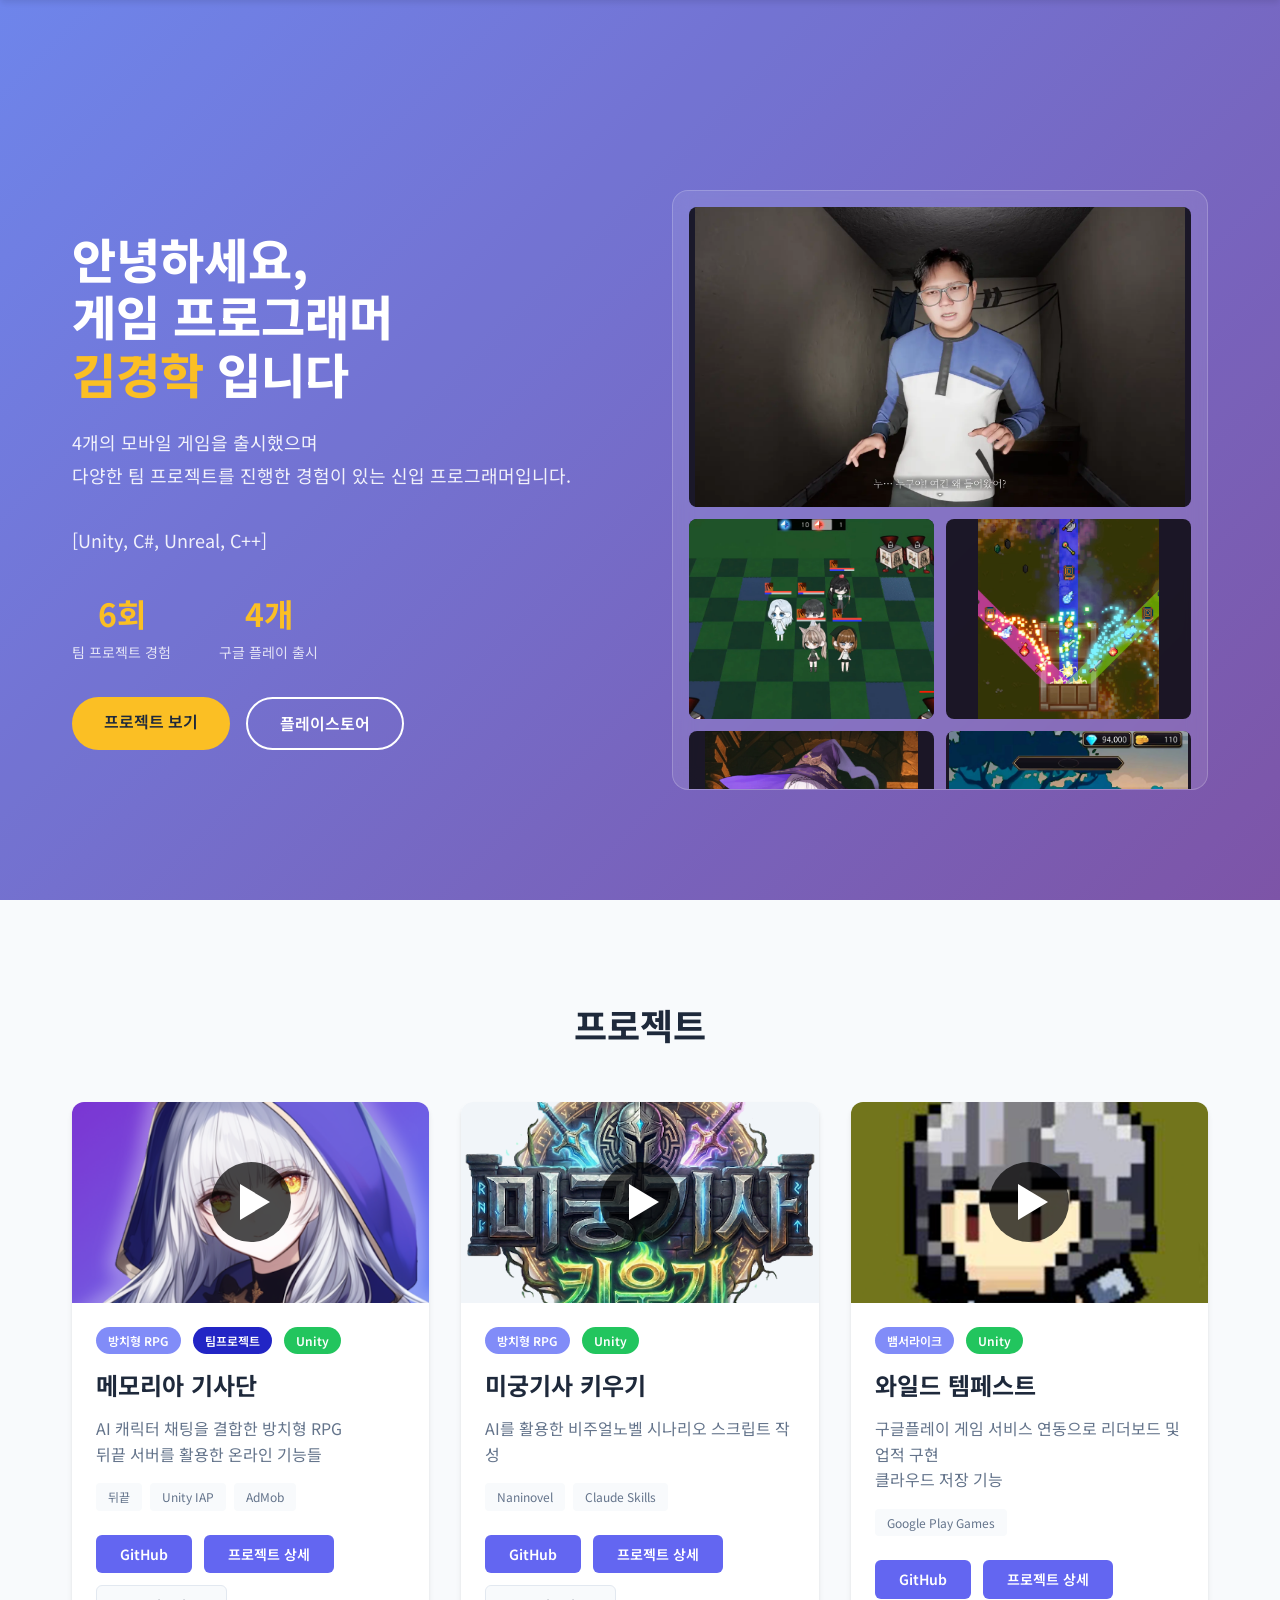
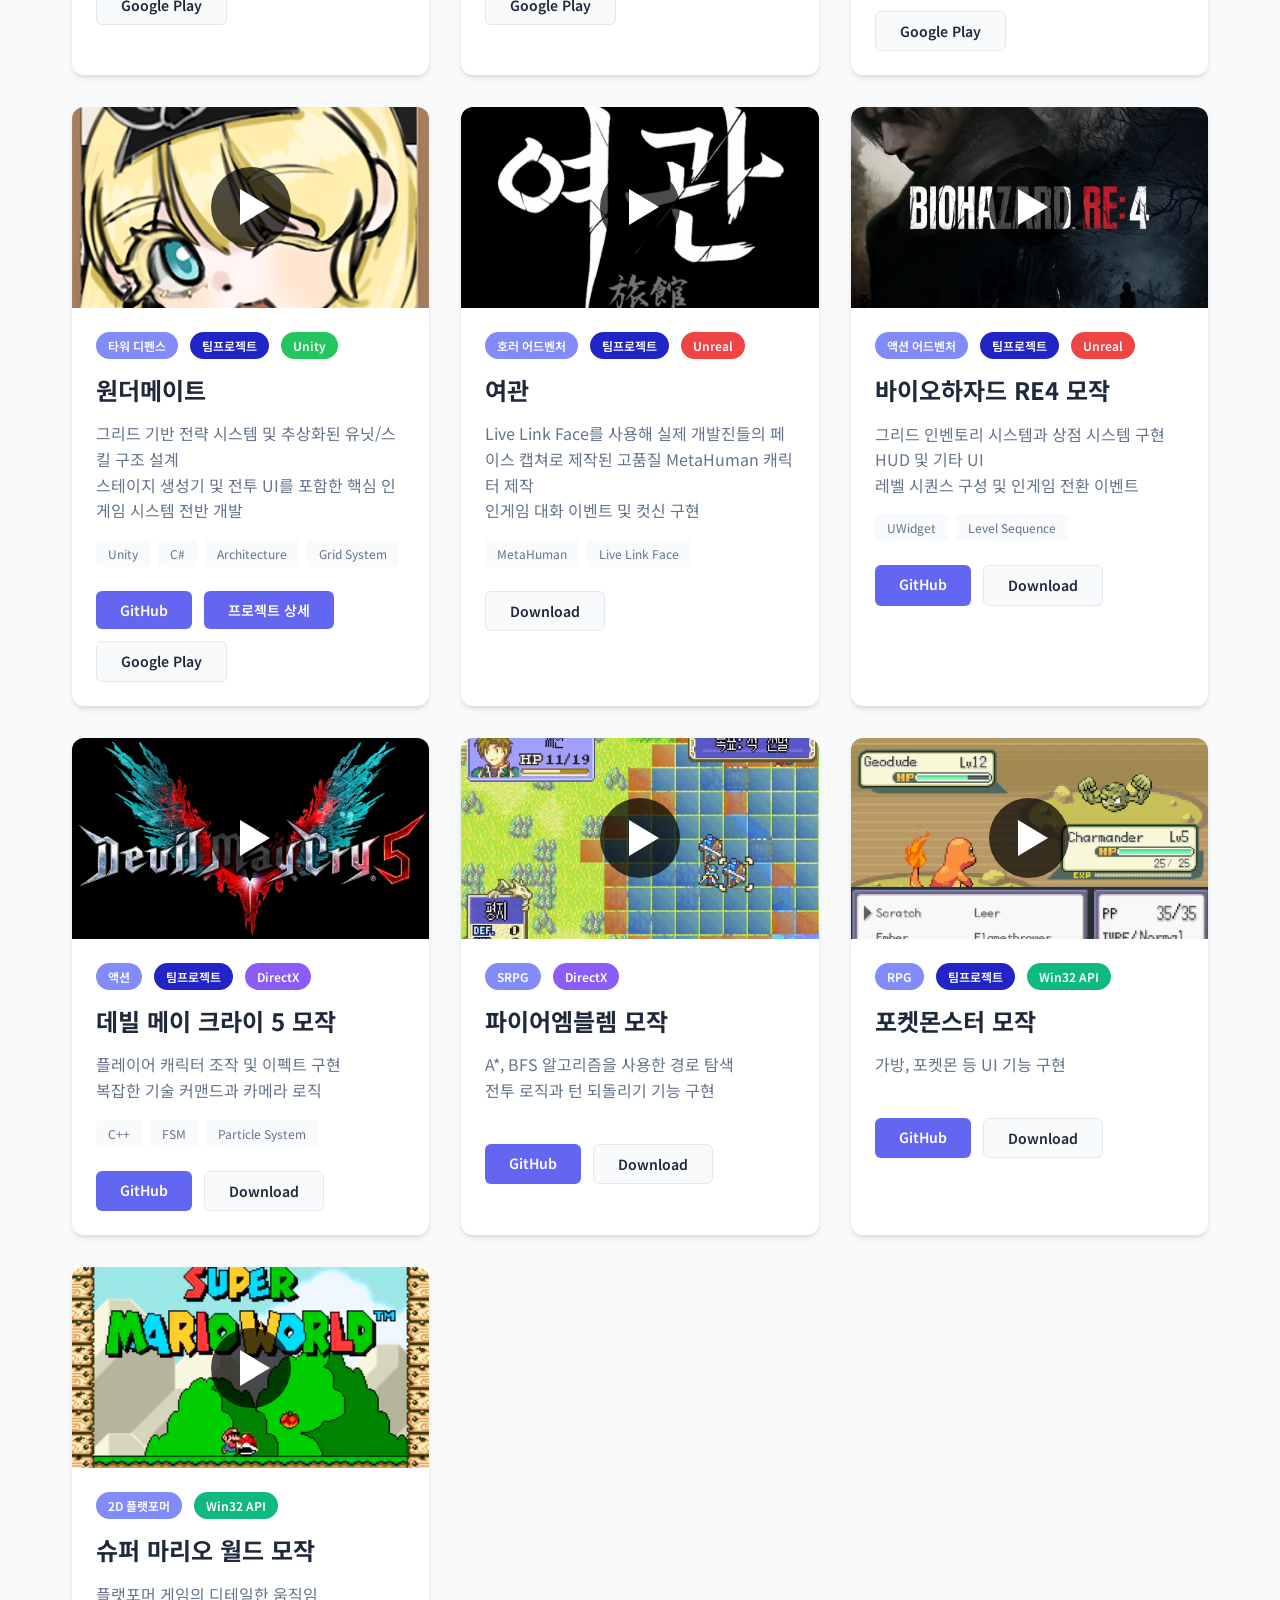
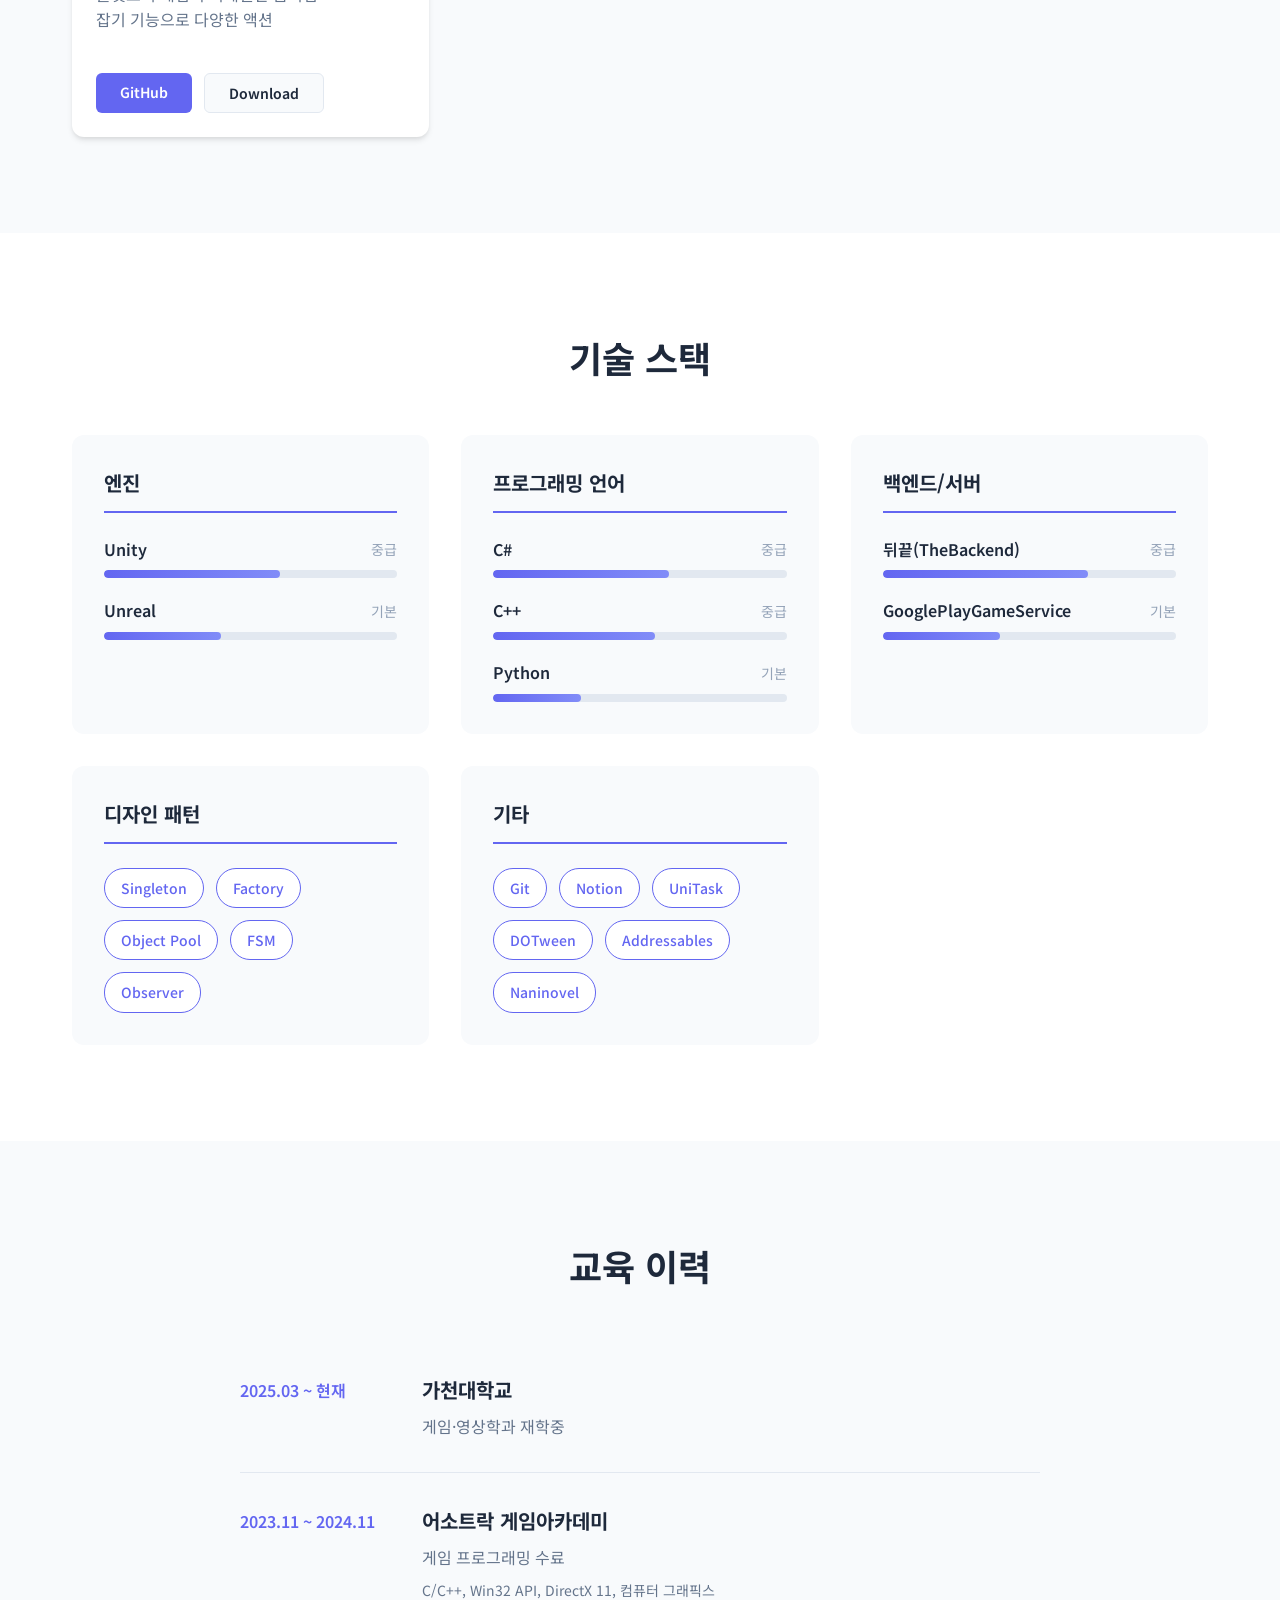
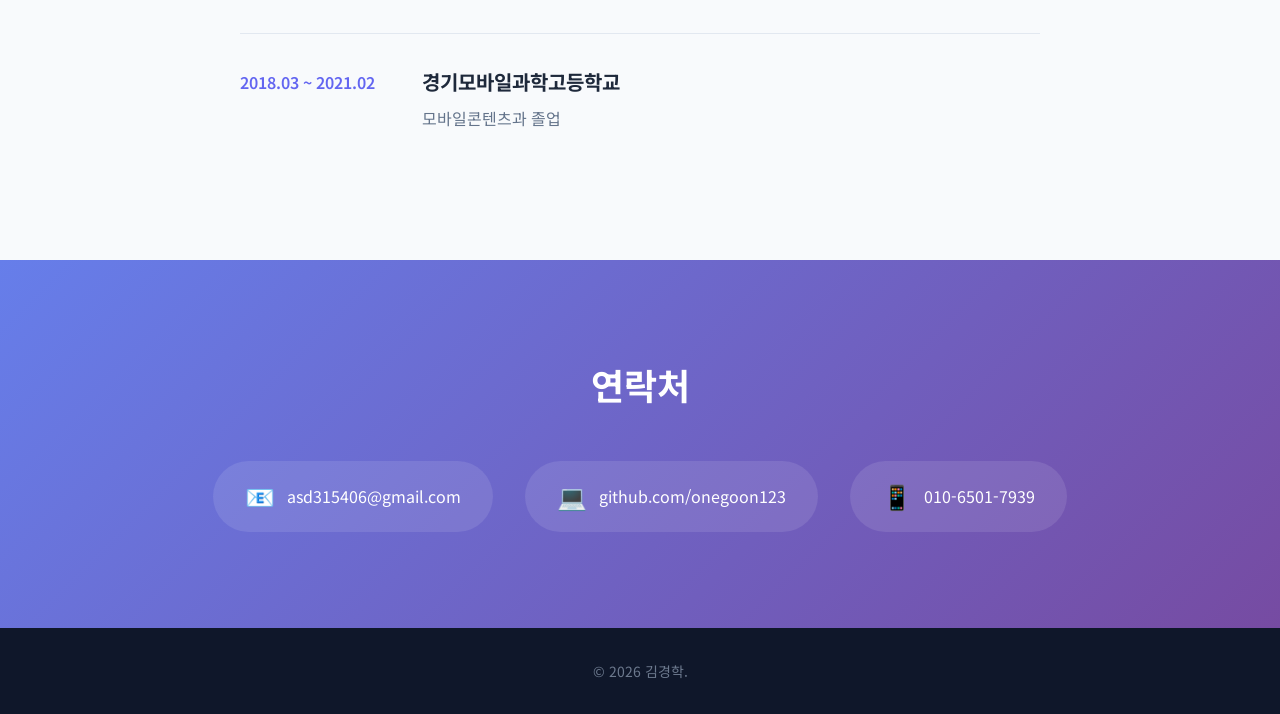
<file: index.html>
<!DOCTYPE html>
<html lang="ko">

<head>
    <meta charset="UTF-8">
    <meta name="viewport" content="width=device-width, initial-scale=1.0">
    <title>김경학 - 게임 프로그래머 포트폴리오</title>

    <!-- SEO Meta Tags -->
    <meta name="description"
        content="신입 게임 프로그래머 김경학의 포트폴리오 페이지입니다. 잘부탁드립니다.">
    <meta name="keywords" content="게임 프로그래머, 유니티, Unity, C#, 게임 개발">
    <meta name="author" content="김경학">
    <meta name="robots" content="index, follow">
    <meta name="theme-color" content="#6366f1">

    <!-- Open Graph / Facebook / KakaoTalk -->
    <meta property="og:type" content="website">
    <meta property="og:site_name" content="김경학 포트폴리오">
    <meta property="og:title" content="김경학 - 게임 프로그래머 포트폴리오">
    <meta property="og:description"
        content="신입 게임 프로그래머 김경학의 포트폴리오 페이지입니다. 잘부탁드립니다.">
    <meta property="og:url" content="https://onegoon123.github.io/portfolio/">
    <meta property="og:image" content="./Images/metaimage.webp">
    <meta property="og:image:alt" content="김경학 게임 프로그래머 포트폴리오">
    <meta property="og:image:width" content="1200">
    <meta property="og:image:height" content="630">
    <meta property="og:locale" content="ko_KR">

    <!-- Twitter -->
    <meta name="twitter:card" content="summary_large_image">
    <meta name="twitter:title" content="김경학 - 게임 프로그래머 포트폴리오">
    <meta name="twitter:description"
        content="신입 게임 프로그래머 김경학의 포트폴리오 페이지입니다. 잘부탁드립니다.">
    <meta name="twitter:image" content="./Images/metaimage.webp">

    <!-- Canonical URL -->
    <link rel="canonical" href="https://onegoon123.github.io/portfolio/">

    <!-- Preconnect -->
    <link rel="preconnect" href="https://fonts.googleapis.com">
    <link rel="preconnect" href="https://fonts.gstatic.com" crossorigin>
    <link href="https://fonts.googleapis.com/css2?family=Noto+Sans+KR:wght@300;400;500;600;700;800&display=swap"
        rel="stylesheet">

    <link rel="stylesheet" href="css/style.css">
</head>

<body>
    <!-- Navigation -->
    <nav class="navbar">
        <div class="container">
            <a href="#" class="logo">김경학 Portfolio</a>
            <div class="nav-menu" id="navMenu">
                <a href="#about" class="nav-link">소개</a>
                <div class="nav-item dropdown">
                    <a href="#" class="nav-link dropdown-toggle">프로젝트</a>
                    <div class="dropdown-menu">
                        <a href="메모리아기사단_상세.html" class="dropdown-item">메모리아 기사단</a>
                        <a href="미궁기사키우기_상세.html" class="dropdown-item">미궁기사 키우기</a>
                        <a href="와일드템페스트_상세.html" class="dropdown-item">와일드 템페스트</a>
                        <a href="원더메이트_상세.html" class="dropdown-item">원더메이트</a>
                    </div>
                </div>
                <a href="#skills" class="nav-link">기술 스택</a>
                <a href="#contact" class="nav-link">연락처</a>
            </div>
            <button class="hamburger" id="hamburger">
                <span></span>
                <span></span>
                <span></span>
            </button>
        </div>
    </nav>

    <!-- Hero Section -->
    <section class="hero" id="about">
        <div class="container">
            <div class="hero-content">
                <div class="hero-text">
                    <h1>안녕하세요,<br>게임 프로그래머<br><span class="highlight">김경학</span> 입니다</h1>
                    <p class="hero-subtitle">4개의 모바일 게임을 출시했으며 <br>다양한 팀 프로젝트를 진행한 경험이 있는 신입 프로그래머입니다.<br><br>[Unity, C#, Unreal, C++]</p>
                    <div class="hero-stats">
                        <div class="stat-item">
                            <span class="stat-number">6회</span>
                            <span class="stat-label">팀 프로젝트 경험</span>
                        </div>
                        <div class="stat-item">
                            <span class="stat-number">4개</span>
                            <span class="stat-label">구글 플레이 출시</span>
                        </div>
                    </div>
                    <div class="hero-buttons">
                        <a href="#projects" class="btn btn-primary">프로젝트 보기</a>
                        <a href="https://play.google.com/store/apps/developer?id=KH%EA%B2%8C%EC%9E%84&hl=ko"
                            class="btn btn-outline" target="_blank" rel="noopener">플레이스토어</a>
                    </div>
                </div>
                <div class="hero-image">
                    <div class="screenshot-gallery">
                        <div class="screenshot-item" data-src="./Images/스크린샷1.webp">
                            <img src="./Images/스크린샷1.webp" alt="게임 스크린샷 1" class="screenshot">
                            <div class="screenshot-description">
                                <div class="screenshot-title">여관</div>
                                <div class="screenshot-desc">페이스 캡쳐로 제작한 메타휴먼 캐릭터</div>
                            </div>
                        </div>
                        <div class="screenshot-item" data-src="./Images/스크린샷2.webp">
                            <img src="./Images/스크린샷2.webp" alt="게임 스크린샷 2" class="screenshot">
                            <div class="screenshot-description">
                                <div class="screenshot-title">원더메이트</div>
                                <div class="screenshot-desc">타워 디펜스</div>
                            </div>
                        </div>
                        <div class="screenshot-item" data-src="./Images/스크린샷3.webp">
                            <img src="./Images/스크린샷3.webp" alt="게임 스크린샷 3" class="screenshot">
                            <div class="screenshot-description">
                                <div class="screenshot-title">와일드 템페스트</div>
                                <div class="screenshot-desc">뱀서라이크 보물상자 연출</div>
                            </div>
                        </div>
                        <div class="screenshot-item" data-src="./Images/스크린샷4.webp">
                            <img src="./Images/스크린샷4.webp" alt="게임 스크린샷 4" class="screenshot">
                            <div class="screenshot-description">
                                <div class="screenshot-title">미궁기사 키우기</div>
                                <div class="screenshot-desc">AI 활용 비주얼노벨 스크립트</div>
                            </div>
                        </div>
                        <div class="screenshot-item" data-src="./Images/스크린샷5.webp">
                            <img src="./Images/스크린샷5.webp" alt="게임 스크린샷 5" class="screenshot">
                            <div class="screenshot-description">
                                <div class="screenshot-title">메모리아 기사단</div>
                                <div class="screenshot-desc">방치형 RPG</div>
                            </div>
                        </div>
                        <div class="screenshot-item" data-src="./Images/스크린샷6.webp">
                            <img src="./Images/스크린샷6.webp" alt="게임 스크린샷 6" class="screenshot">
                            <div class="screenshot-description">
                                <div class="screenshot-title">메모리아 기사단</div>
                                <div class="screenshot-desc">LLM 캐릭터 채팅</div>
                            </div>
                        </div>
                        <div class="screenshot-item" data-src="./Images/스크린샷7.webp">
                            <img src="./Images/스크린샷7.webp" alt="게임 스크린샷 7" class="screenshot">
                            <div class="screenshot-description">
                                <div class="screenshot-title">DMC5 모작</div>
                                <div class="screenshot-desc">3D 액션</div>
                            </div>
                        </div>
                        <div class="screenshot-item" data-src="./Images/스크린샷8.webp">
                            <img src="./Images/스크린샷8.webp" alt="게임 스크린샷 8" class="screenshot">
                            <div class="screenshot-description">
                                <div class="screenshot-title">바이오하자드 RE4 모작</div>
                                <div class="screenshot-desc">그리드 인벤토리 시스템</div>
                            </div>
                        </div>
                        <div class="screenshot-item" data-src="./Images/스크린샷9.webp">
                            <img src="./Images/스크린샷9.webp" alt="게임 스크린샷 9" class="screenshot">
                            <div class="screenshot-description">
                                <div class="screenshot-title">바이오하자드 RE4 모작</div>
                                <div class="screenshot-desc">상점</div>
                            </div>
                        </div>
                    </div>
                </div>

                <!-- Image Modal -->
                <div id="imageModal" class="image-modal">
                    <span class="modal-close">&times;</span>
                    <img class="modal-content" id="modalImage">
                </div>
            </div>
        </div>
    </section>

    <!-- Projects Section -->
    <section class="projects" id="projects">
        <div class="container">
            <h2 class="section-title">프로젝트</h2>
            <div class="project-grid">

                <!-- Project 1 -->
                <div class="project-card">
                    <div class="project-image">
                        <a href="https://youtube.com/shorts/ODL8KZSSxWY?feature=share" class="video-thumbnail"
                            target="_blank" rel="noopener">
                            <img src="./Images/메모리아기사단.webp" alt="메모리아 기사단 게임플레이 영상">
                            <div class="play-icon"></div>
                        </a>
                    </div>
                    <div class="project-content">
                        <span class="project-tag">방치형 RPG</span>
                        <span class="teamproject-tag">팀프로젝트</span>
                        <span class="engine-tag unity">Unity</span>
                        <h3 class="project-title">메모리아 기사단</h3>
                        <p class="project-description">AI 캐릭터 채팅을 결합한 방치형 RPG<br>뒤끝 서버를 활용한 온라인 기능들</p>
                        <div class="project-tech">
                            <span>뒤끝</span>
                            <span>Unity IAP</span>
                            <span>AdMob</span>
                        </div>
                        <div class="project-links">
                            <a href="https://github.com/onegoon123/MemoriaKnights" class="project-link" target="_blank"
                                rel="noopener">GitHub</a>
                            <a href="메모리아기사단_상세.html" class="project-link" target="_blank" rel="noopener">프로젝트 상세</a>
                            <a href="https://play.google.com/store/apps/details?id=com.WIG.ProjectWIG&pcampaignid=web_share"
                                class="project-link demo" target="_blank" rel="noopener">Google Play</a>
                        </div>
                    </div>
                </div>

                <!-- Project 2 -->
                <div class="project-card">
                    <div class="project-image">
                        <a href="https://youtu.be/R8dcmggL7q8?si=8H-XpV94zPBIIrs_" class="video-thumbnail"
                            target="_blank" rel="noopener">
                            <img src="./Images/미궁기사키우기.webp" alt="미궁기사 키우기 게임플레이 영상">
                            <div class="play-icon"></div>
                        </a>
                    </div>
                    <div class="project-content">
                        <span class="project-tag">방치형 RPG</span>
                        <span class="engine-tag unity">Unity</span>
                        <h3 class="project-title">미궁기사 키우기</h3>
                        <p class="project-description">AI를 활용한 비주얼노벨 시나리오 스크립트 작성</p>
                        <div class="project-tech">
                            <span>Naninovel</span>
                            <span>Claude Skills</span>
                        </div>
                        <div class="project-links">
                            <a href="https://github.com/onegoon123/LabyrinthKnight" class="project-link" target="_blank"
                                rel="noopener">GitHub</a>
                            <a href="미궁기사키우기_상세.html" class="project-link" target="_blank" rel="noopener">프로젝트 상세</a>
                            <a href="https://play.google.com/store/apps/details?id=com.KH.IG&pcampaignid=web_share"
                                class="project-link demo" target="_blank" rel="noopener">Google Play</a>
                        </div>
                    </div>
                </div>

                <!-- Project 3 -->
                <div class="project-card">
                    <div class="project-image">
                        <a href="https://youtu.be/-uOmkaCi350?si=SIkBk0OjHL1WrGm2" class="video-thumbnail"
                            target="_blank" rel="noopener">
                            <img src="./Images/와일드템페스트.webp" alt="와일드 템페스트 게임플레이 영상">
                            <div class="play-icon"></div>
                        </a>
                    </div>
                    <div class="project-content">
                        <span class="project-tag">뱀서라이크</span>
                        <span class="engine-tag unity">Unity</span>
                        <h3 class="project-title">와일드 템페스트</h3>
                        <p class="project-description">구글플레이 게임 서비스 연동으로 리더보드 및 업적 구현<br>클라우드 저장 기능</p>
                        <div class="project-tech">
                            <span>Google Play Games</span>
                        </div>
                        <div class="project-links">
                            <a href="https://github.com/onegoon123/WildTempest" class="project-link" target="_blank"
                                rel="noopener">GitHub</a>
                            <a href="와일드템페스트_상세.html" class="project-link" target="_blank" rel="noopener">프로젝트 상세</a>
                            <a href="https://play.google.com/store/apps/details?id=com.KHGame.WildSurvival&pcampaignid=web_share"
                                class="project-link demo" target="_blank" rel="noopener">Google Play</a>
                        </div>
                    </div>
                </div>

                <!-- Project 4 -->
                <div class="project-card">
                    <div class="project-image">
                        <a href="https://youtu.be/OwavoZ98NgQ?si=WJg5D1sNNLtlOjkW" class="video-thumbnail"
                            target="_blank" rel="noopener">
                            <img src="./Images/원더메이트.webp" alt="원더메이트" class="project-img">
                            <div class="play-icon"></div>
                        </a>
                    </div>
                    <div class="project-content">
                        <span class="project-tag">타워 디펜스</span>
                        <span class="teamproject-tag">팀프로젝트</span>
                        <span class="engine-tag unity">Unity</span>
                        <h3 class="project-title">원더메이트</h3>
                        <p class="project-description">그리드 기반 전략 시스템 및 추상화된 유닛/스킬 구조 설계<br>스테이지 생성기 및 전투 UI를 포함한 핵심 인게임 시스템 전반 개발</p>
                        <div class="project-tech">
                            <span>Unity</span>
                            <span>C#</span>
                            <span>Architecture</span>
                            <span>Grid System</span>
                        </div>
                        <div class="project-links">
                            <a href="https://github.com/onegoon123/WonderMate_code" class="project-link" target="_blank"
                                rel="noopener">GitHub</a>
                            <a href="원더메이트_상세.html" class="project-link" target="_blank" rel="noopener">프로젝트 상세</a>
                            <a href="https://play.google.com/store/apps/details?id=com.KHGame.WonderMate&pcampaignid=web_share"
                                class="project-link demo" target="_blank" rel="noopener">Google Play</a>
                        </div>
                    </div>
                </div>

                <!-- Project 5 -->
                <div class="project-card">
                    <div class="project-image">
                        <a href="https://youtu.be/tI8UoKhYg0E" class="video-thumbnail" target="_blank" rel="noopener">
                            <img src="./Images/여관.webp" alt="여관" class="project-img">
                            <div class="play-icon"></div>
                        </a>
                    </div>
                    <div class="project-content">
                        <span class="project-tag">호러 어드벤처</span>
                        <span class="teamproject-tag">팀프로젝트</span>
                        <span class="engine-tag unreal">Unreal</span>
                        <h3 class="project-title">여관</h3>
                        <p class="project-description">Live Link Face를 사용해 실제 개발진들의 페이스 캡쳐로 제작된 고품질 MetaHuman 캐릭터
                            제작<br>인게임 대화 이벤트 및 컷신 구현</p>
                        <div class="project-tech">
                            <span>MetaHuman</span>
                            <span>Live Link Face</span>
                        </div>
                        <div class="project-links">
                            <!-- <a href="여관_상세.html" class="project-link" target="_blank" rel="noopener">프로젝트 상세</a> -->
                            <a href="https://drive.google.com/file/d/1Dygttq4Yuxdx1qzb8JvkOzv7Q65RGBPR/view?usp=drive_link"
                                class="project-link demo" target="_blank" rel="noopener" download>Download</a>
                        </div>
                    </div>
                </div>

                <!-- Project 6 -->
                <div class="project-card">
                    <div class="project-image">
                        <a href="https://youtu.be/AYtNBd47xLs?si=PtWZmLuBZCwAfgNW" class="video-thumbnail"
                            target="_blank" rel="noopener">
                            <img src="./Images/RE4.webp" alt="BiohazardRe4 게임플레이 영상">
                            <div class="play-icon"></div>
                        </a>
                    </div>
                    <div class="project-content">
                        <span class="project-tag">액션 어드벤처</span>
                        <span class="teamproject-tag">팀프로젝트</span>
                        <span class="engine-tag unreal">Unreal</span>
                        <h3 class="project-title">바이오하자드 RE4 모작</h3>
                        <p class="project-description">그리드 인벤토리 시스템과 상점 시스템 구현<br>HUD 및 기타 UI<br>레벨 시퀀스 구성 및 인게임 전환 이벤트</p>
                        <div class="project-tech">
                            <span>UWidget</span>
                            <span>Level Sequence</span>
                        </div>
                        <div class="project-links">
                            <a href="https://github.com/rudtlrdl96/BiohazardRe4" class="project-link" target="_blank"
                                rel="noopener">GitHub</a>
                            <a href="https://drive.google.com/file/d/1BQigPbnvmMZAOyc8CbMgA2kAMFlBm60M/view?usp=sharing"
                                class="project-link demo" target="_blank" rel="noopener" download>Download</a>
                        </div>
                    </div>
                </div>

                <!-- Project 7 -->
                <div class="project-card">
                    <div class="project-image">
                        <a href="https://youtu.be/6pActsRNUnA?si=f8J53GLsciB58b4G" class="video-thumbnail"
                            target="_blank" rel="noopener">
                            <img src="./Images/DMC.webp" alt="DMC5 모작 게임플레이 영상">
                            <div class="play-icon"></div>
                        </a>
                    </div>
                    <div class="project-content">
                        <span class="project-tag">액션</span>
                        <span class="teamproject-tag">팀프로젝트</span>
                        <span class="engine-tag directx">DirectX</span>
                        <h3 class="project-title">데빌 메이 크라이 5 모작</h3>
                        <p class="project-description">플레이어 캐릭터 조작 및 이펙트 구현<br>복잡한 기술 커맨드과 카메라 로직</p>
                        <div class="project-tech">
                            <span>C++</span>
                            <span>FSM</span>
                            <span>Particle System</span>
                        </div>
                        <div class="project-links">
                            <a href="https://github.com/rudtlrdl96/DMC5" class="project-link" target="_blank"
                                rel="noopener">GitHub</a>
                            <a href="https://drive.google.com/file/d/1Ttj-wddjmTxE2jM5kSX5SefnMrLcACjq/view?usp=sharing"
                                class="project-link demo" target="_blank" rel="noopener" download>Download</a>
                        </div>
                    </div>
                </div>

                <!-- Project 8 -->
                <div class="project-card">
                    <div class="project-image">
                        <a href="https://youtu.be/UdB202DavTI?si=wjTEHpEmufyYXN04" class="video-thumbnail"
                            target="_blank" rel="noopener">
                            <img src="./Images/FE.webp" alt="FireEmblem DirectX 게임플레이 영상">
                            <div class="play-icon"></div>
                        </a>
                    </div>
                    <div class="project-content">
                        <span class="project-tag">SRPG</span>
                        <span class="engine-tag directx">DirectX</span>
                        <h3 class="project-title">파이어엠블렘 모작</h3>
                        <p class="project-description">A*, BFS 알고리즘을 사용한 경로 탐색<br>전투 로직과 턴 되돌리기 기능 구현</p>
                        <div class="project-tech">
                        </div>
                        <div class="project-links">
                            <a href="https://github.com/onegoon123/FireEmblem_DirectX" class="project-link"
                                target="_blank" rel="noopener">GitHub</a>
                            <a href="https://github.com/onegoon123/FireEmblem_DirectX/releases/download/1.0/FireEmblem.zip"
                                class="project-link demo" target="_blank" rel="noopener" download>Download</a>
                        </div>
                    </div>
                </div>

                <!-- Project 9 -->
                <div class="project-card">
                    <div class="project-image">
                        <a href="https://youtu.be/8jVTPhwwT4I?si=EKxOCqEMt4iG0ECv" class="video-thumbnail"
                            target="_blank" rel="noopener">
                            <img src="./Images/Pokemon.webp" alt="PocketMon API 게임플레이 영상">
                            <div class="play-icon"></div>
                        </a>
                    </div>
                    <div class="project-content">
                        <span class="project-tag">RPG</span>
                        <span class="teamproject-tag">팀프로젝트</span>
                        <span class="engine-tag custom">Win32 API</span>
                        <h3 class="project-title">포켓몬스터 모작</h3>
                        <p class="project-description">가방, 포켓몬 등 UI 기능 구현</p>
                        <div class="project-tech">
                        </div>
                        <div class="project-links">
                            <a href="https://github.com/KyungUnMin/PocketMon" class="project-link" target="_blank"
                                rel="noopener">GitHub</a>
                            <a href="https://github.com/KyungUnMin/PocketMon/releases/download/1.0/Pokemon.zip"
                                class="project-link demo" target="_blank" rel="noopener" download>Download</a>
                        </div>
                    </div>
                </div>

                <!-- Project 10 -->
                <div class="project-card">
                    <div class="project-image">
                        <a href="https://youtu.be/E81ikakN7ys?si=SFCny_2sWjgsEL7R" class="video-thumbnail"
                            target="_blank" rel="noopener">
                            <img src="./Images/SMW.webp" alt="슈퍼 마리오 월드 게임플레이 영상">
                            <div class="play-icon"></div>
                        </a>
                    </div>
                    <div class="project-content">
                        <span class="project-tag">2D 플랫포머</span>
                        <span class="engine-tag custom">Win32 API</span>
                        <h3 class="project-title">슈퍼 마리오 월드 모작</h3>
                        <p class="project-description">플랫포머 게임의 디테일한 움직임<br>잡기 기능으로 다양한 액션</p>
                        <div class="project-tech">
                        </div>
                        <div class="project-links">
                            <a href="https://github.com/onegoon123/SuperMarioWorld_API" class="project-link"
                                target="_blank" rel="noopener">GitHub</a>
                            <a href="https://github.com/onegoon123/SuperMarioWorld_API/releases/download/1.0/SuperMarioWorld.zip"
                                class="project-link demo" target="_blank" rel="noopener" download>Download</a>
                        </div>
                    </div>
                </div>

            </div>
        </div>
    </section>

    <!-- Skills Section -->
    <section class="skills" id="skills">
        <div class="container">
            <h2 class="section-title">기술 스택</h2>
            <div class="skills-grid">

                <div class="skill-category">
                    <h3 class="skill-category-title">엔진</h3>
                    <div class="skill-items">
                        <div class="skill-item">
                            <div class="skill-info">
                                <span class="skill-name">Unity</span>
                                <span class="skill-level">중급</span>
                            </div>
                            <div class="skill-bar">
                                <div class="skill-fill" style="width: 60%"></div>
                            </div>
                        </div>
                        <div class="skill-item">
                            <div class="skill-info">
                                <span class="skill-name">Unreal</span>
                                <span class="skill-level">기본</span>
                            </div>
                            <div class="skill-bar">
                                <div class="skill-fill" style="width: 40%"></div>
                            </div>
                        </div>
                    </div>
                </div>

                <div class="skill-category">
                    <h3 class="skill-category-title">프로그래밍 언어</h3>
                    <div class="skill-items">
                        <div class="skill-item">
                            <div class="skill-info">
                                <span class="skill-name">C#</span>
                                <span class="skill-level">중급</span>
                            </div>
                            <div class="skill-bar">
                                <div class="skill-fill" style="width: 60%"></div>
                            </div>
                        </div>
                        <div class="skill-item">
                            <div class="skill-info">
                                <span class="skill-name">C++</span>
                                <span class="skill-level">중급</span>
                            </div>
                            <div class="skill-bar">
                                <div class="skill-fill" style="width: 55%"></div>
                            </div>
                        </div>
                        <div class="skill-item">
                            <div class="skill-info">
                                <span class="skill-name">Python</span>
                                <span class="skill-level">기본</span>
                            </div>
                            <div class="skill-bar">
                                <div class="skill-fill" style="width: 30%"></div>
                            </div>
                        </div>
                    </div>
                </div>

                <div class="skill-category">
                    <h3 class="skill-category-title">백엔드/서버</h3>
                    <div class="skill-items">
                        <div class="skill-item">
                            <div class="skill-info">
                                <span class="skill-name">뒤끝(TheBackend)</span>
                                <span class="skill-level">중급</span>
                            </div>
                            <div class="skill-bar">
                                <div class="skill-fill" style="width: 70%"></div>
                            </div>
                        </div>
                        <div class="skill-item">
                            <div class="skill-info">
                                <span class="skill-name">GooglePlayGameService</span>
                                <span class="skill-level">기본</span>
                            </div>
                            <div class="skill-bar">
                                <div class="skill-fill" style="width: 40%"></div>
                            </div>
                        </div>
                    </div>
                </div>

                <div class="skill-category">
                    <h3 class="skill-category-title">디자인 패턴</h3>
                    <div class="skill-tags">
                        <span class="skill-tag">Singleton</span>
                        <span class="skill-tag">Factory</span>
                        <span class="skill-tag">Object Pool</span>
                        <span class="skill-tag">FSM</span>
                        <span class="skill-tag">Observer</span>
                    </div>
                </div>

                <div class="skill-category">
                    <h3 class="skill-category-title">기타</h3>
                    <div class="skill-tags">
                        <span class="skill-tag">Git</span>
                        <span class="skill-tag">Notion</span>
                        <span class="skill-tag">UniTask</span>
                        <span class="skill-tag">DOTween</span>
                        <span class="skill-tag">Addressables</span>
                        <span class="skill-tag">Naninovel</span>
                    </div>
                </div>

            </div>
        </div>
    </section>

    <!-- Education Section -->
    <section class="education">
        <div class="container">
            <h2 class="section-title">교육 이력</h2>
            <div class="education-timeline">

                <div class="education-item">
                    <div class="education-date">2025.03 ~ 현재</div>
                    <div class="education-content">
                        <h3>가천대학교</h3>
                        <p>게임·영상학과 재학중</p>
                    </div>
                </div>

                <div class="education-item">
                    <div class="education-date">2023.11 ~ 2024.11</div>
                    <div class="education-content">
                        <h3>어소트락 게임아카데미</h3>
                        <p>게임 프로그래밍 수료</p>
                        <p class="education-detail">C/C++, Win32 API, DirectX 11, 컴퓨터 그래픽스</p>
                    </div>
                </div>

                <div class="education-item">
                    <div class="education-date">2018.03 ~ 2021.02</div>
                    <div class="education-content">
                        <h3>경기모바일과학고등학교</h3>
                        <p>모바일콘텐츠과 졸업</p>
                    </div>
                </div>

            </div>
        </div>
    </section>

    <!-- Contact Section -->
    <section class="contact" id="contact">
        <div class="container">
            <h2 class="section-title">연락처</h2>
            <div class="contact-content">
                <div class="contact-links">
                    <a class="contact-link">
                        <span class="contact-icon">📧</span>
                        <span>asd315406@gmail.com</span>
                    </a>
                    <a class="contact-link">
                        <span class="contact-icon">💻</span>
                        <span>github.com/onegoon123</span>
                    </a>
                    <a class="contact-link">
                        <span class="contact-icon">📱</span>
                        <span>010-6501-7939</span>
                    </a>
                </div>
            </div>
        </div>
    </section>

    <!-- Footer -->
    <footer class="footer">
        <div class="container">
            <p>&copy; 2026 김경학.</p>
        </div>
    </footer>

    <script src="js/main.js"></script>
</body>

</html>
</file>
<file: css/style.css>
/* Reset & Base Styles */
* {
    margin: 0;
    padding: 0;
    box-sizing: border-box;
}

:root {
    --primary-color: #6366f1;
    --primary-dark: #4f46e5;
    --primary-light: #818cf8;
    --text-dark: #1e293b;
    --text-gray: #64748b;
    --text-light: #94a3b8;
    --bg-dark: #0f172a;
    --bg-light: #f8fafc;
    --bg-card: #ffffff;
    --border-color: #e2e8f0;
    --shadow: 0 4px 6px -1px rgba(0, 0, 0, 0.1), 0 2px 4px -1px rgba(0, 0, 0, 0.06);
    --shadow-lg: 0 10px 15px -3px rgba(0, 0, 0, 0.1), 0 4px 6px -2px rgba(0, 0, 0, 0.05);
}

html {
    scroll-behavior: smooth;
}

body {
    font-family: 'Noto Sans KR', -apple-system, BlinkMacSystemFont, 'Segoe UI', Roboto, 'Helvetica Neue', Arial, sans-serif;
    line-height: 1.6;
    color: var(--text-dark);
    background-color: var(--bg-light);
}

.container {
    max-width: 1200px;
    margin: 0 auto;
    padding: 0 2rem;
}

/* Navigation */
.navbar {
    position: fixed;
    top: 0;
    left: 0;
    right: 0;
    background-color: rgba(255, 255, 255, 0.95);
    backdrop-filter: blur(10px);
    box-shadow: var(--shadow);
    z-index: 1000;
    transition: all 0.3s ease;
}

.navbar .container {
    display: flex;
    justify-content: space-between;
    align-items: center;
    padding: 1rem 2rem;
}

.logo {
    font-size: 1.5rem;
    font-weight: 700;
    color: var(--primary-color);
    text-decoration: none;
}

.nav-menu {
    display: flex;
    gap: 2rem;
}

.nav-link {
    color: var(--text-dark);
    text-decoration: none;
    font-weight: 500;
    transition: color 0.3s ease;
    position: relative;
}

.nav-link:hover {
    color: var(--primary-color);
}

.nav-link::after {
    content: '';
    position: absolute;
    bottom: -5px;
    left: 0;
    width: 0;
    height: 2px;
    background-color: var(--primary-color);
    transition: width 0.3s ease;
}

.nav-link:hover::after {
    width: 100%;
}

/* Dropdown Menu */
.nav-item {
    position: relative;
}

.dropdown-menu {
    position: absolute;
    top: 100%;
    left: 0;
    background: white;
    min-width: 180px;
    box-shadow: 0 4px 12px rgba(0, 0, 0, 0.1);
    border-radius: 8px;
    padding: 0.5rem 0;
    opacity: 0;
    visibility: hidden;
    transform: translateY(-10px);
    transition: all 0.3s ease;
    z-index: 1000;
}

.nav-item:hover .dropdown-menu,
.nav-item.dropdown.active .dropdown-menu {
    opacity: 1;
    visibility: visible;
    transform: translateY(0);
}

.dropdown-item {
    display: block;
    padding: 0.75rem 1rem;
    color: var(--text-dark);
    text-decoration: none;
    transition: background-color 0.2s ease;
}

.dropdown-item:hover {
    background-color: var(--bg-light);
    color: var(--primary-color);
}

.hamburger {
    display: none;
    flex-direction: column;
    gap: 4px;
    background: none;
    border: none;
    cursor: pointer;
}

.hamburger span {
    width: 25px;
    height: 3px;
    background-color: var(--text-dark);
    transition: all 0.3s ease;
}

/* Hero Section */
.hero {
    min-height: 100vh;
    display: flex;
    align-items: center;
    padding-top: 80px;
    background: linear-gradient(135deg, #667eea 0%, #764ba2 100%);
    color: white;
    position: relative;
    overflow: hidden;
}

.hero::before {
    content: '';
    position: absolute;
    top: 0;
    left: 0;
    right: 0;
    bottom: 0;
    background: url('data:image/svg+xml,<svg xmlns="http://www.w3.org/2000/svg" viewBox="0 0 100 100"><rect fill="%23ffffff" fill-opacity="0.05" width="100" height="100"/></svg>');
    background-size: 50px 50px;
}

.hero-content {
    display: grid;
    grid-template-columns: 1fr 1fr;
    gap: 4rem;
    align-items: center;
    position: relative;
    z-index: 1;
}

.hero-text h1 {
    font-size: 3rem;
    font-weight: 800;
    line-height: 1.2;
    margin-bottom: 1.5rem;
}

.hero-text .highlight {
    color: #fbbf24;
}

.hero-subtitle {
    font-size: 1.125rem;
    opacity: 0.9;
    margin-bottom: 2rem;
    line-height: 1.8;
}

.hero-stats {
    display: flex;
    gap: 3rem;
    margin-bottom: 2rem;
}

.stat-item {
    text-align: center;
}

.stat-number {
    display: block;
    font-size: 2rem;
    font-weight: 700;
    color: #fbbf24;
}

.stat-label {
    font-size: 0.875rem;
    opacity: 0.8;
}

.hero-buttons {
    display: flex;
    gap: 1rem;
}

.btn {
    padding: 0.75rem 2rem;
    border-radius: 50px;
    font-weight: 600;
    text-decoration: none;
    transition: all 0.3s ease;
    display: inline-block;
}

.btn-primary {
    background-color: #fbbf24;
    color: var(--text-dark);
}

.btn-primary:hover {
    background-color: #f59e0b;
    transform: translateY(-2px);
    box-shadow: var(--shadow-lg);
}

.btn-outline {
    background-color: transparent;
    color: white;
    border: 2px solid white;
}

.btn-outline:hover {
    background-color: white;
    color: var(--primary-color);
    transform: translateY(-2px);
}

.code-block {
    background-color: #1e293b;
    border-radius: 12px;
    padding: 1.5rem;
    box-shadow: var(--shadow-lg);
}

.code-block pre {
    overflow-x: visible;
}

.code-block code {
    font-family: 'Fira Code', 'Courier New', monospace;
    font-size: 0.875rem;
    line-height: 1.6;
    color: #e2e8f0;
}

/* Screenshot Gallery */
.screenshot-gallery {
    position: relative;
    display: grid;
    grid-template-columns: repeat(2, 1fr);
    gap: 0.75rem;
    background-color: rgba(255, 255, 255, 0.1);
    border-radius: 16px;
    padding: 1rem;
    backdrop-filter: blur(10px);
    border: 1px solid rgba(255, 255, 255, 0.2);
    max-height: 600px;
    overflow-y: auto;
    /* 커스텀 스크롤바 */
    scrollbar-width: thin;
    scrollbar-color: rgba(255, 255, 255, 0.3) transparent;
}


.screenshot-gallery::-webkit-scrollbar {
    width: 6px;
}

.screenshot-gallery::-webkit-scrollbar-track {
    background: transparent;
}

.screenshot-gallery::-webkit-scrollbar-thumb {
    background: rgba(255, 255, 255, 0.3);
    border-radius: 3px;
}

.screenshot-gallery::-webkit-scrollbar-thumb:hover {
    background: rgba(255, 255, 255, 0.5);
}

.screenshot-item {
    position: relative;
    border-radius: 8px;
    overflow: hidden;
    cursor: pointer;
    height: 200px;
}

.screenshot-item:first-child {
    grid-column: span 2;
    height: 300px;
}

.screenshot {
    width: 100%;
    height: 100%;
    object-fit: contain;
    background: rgba(0, 0, 0, 0.8);
    display: block;
    transition: transform 0.3s ease;
}

.screenshot-item:hover .screenshot {
    transform: scale(1.05);
}

.screenshot-description {
    position: absolute;
    bottom: 0;
    left: 0;
    right: 0;
    background: linear-gradient(to top, rgba(0, 0, 0, 0.9) 0%, rgba(0, 0, 0, 0.6) 50%, transparent 100%);
    color: white;
    padding: 2rem 1rem 0.75rem;
    opacity: 0;
    transform: translateY(10px);
    transition: opacity 0.3s ease, transform 0.3s ease;
    pointer-events: none;
}

.screenshot-item:hover .screenshot-description {
    opacity: 1;
    transform: translateY(0);
}

.screenshot-title {
    font-size: 0.9rem;
    font-weight: 600;
    margin-bottom: 0.25rem;
}

.screenshot-desc {
    font-size: 0.75rem;
    color: rgba(255, 255, 255, 0.8);
    line-height: 1.4;
}

/* Image Modal */
.image-modal {
    display: none;
    position: fixed;
    z-index: 9999;
    left: 0;
    top: 0;
    width: 100%;
    height: 100%;
    background-color: rgba(0, 0, 0, 0.9);
    cursor: zoom-out;
    align-items: center;
    justify-content: center;
    padding: 2rem;
}

.image-modal.show {
    display: flex;
}

.modal-content {
    max-width: 100%;
    max-height: 100%;
    object-fit: contain;
    animation: modalZoom 0.3s ease;
}

@keyframes modalZoom {
    from {
        opacity: 0;
        transform: scale(0.9);
    }
    to {
        opacity: 1;
        transform: scale(1);
    }
}

.modal-close {
    position: absolute;
    top: 20px;
    right: 30px;
    color: white;
    font-size: 40px;
    font-weight: bold;
    cursor: pointer;
    transition: color 0.3s ease;
    z-index: 10000;
}

.modal-close:hover {
    color: var(--primary-light);
}

/* About Section */
.about {
    padding: 6rem 0;
    background-color: white;
}

.section-title {
    font-size: 2.25rem;
    font-weight: 700;
    text-align: center;
    margin-bottom: 3rem;
    color: var(--text-dark);
}

.about-grid {
    display: grid;
    grid-template-columns: repeat(auto-fit, minmax(250px, 1fr));
    gap: 2rem;
}

.about-card {
    padding: 2rem;
    background-color: var(--bg-light);
    border-radius: 12px;
    transition: all 0.3s ease;
}

.about-card:hover {
    transform: translateY(-5px);
    box-shadow: var(--shadow-lg);
}

.about-icon {
    font-size: 3rem;
    margin-bottom: 1rem;
}

.about-card h3 {
    font-size: 1.25rem;
    margin-bottom: 1rem;
    color: var(--text-dark);
}

.about-card p {
    color: var(--text-gray);
    line-height: 1.8;
}

/* Projects Section */
.projects {
    padding: 6rem 0;
    background-color: var(--bg-light);
}

.project-grid {
    display: grid;
    grid-template-columns: repeat(auto-fit, minmax(350px, 1fr));
    gap: 2rem;
}

.project-card {
    background-color: white;
    border-radius: 12px;
    overflow: hidden;
    box-shadow: var(--shadow);
    transition: all 0.3s ease;
    display: flex;
    flex-direction: column;
}

.project-card:hover {
    transform: translateY(-10px);
    box-shadow: var(--shadow-lg);
}

.project-image {
    aspect-ratio: 16 / 9;
    display: flex;
    align-items: center;
    justify-content: center;
    overflow: hidden;
    background-color: #f1f5f9;
}

.project-image img {
    width: 100%;
    height: 100%;
    object-fit: cover;
}

/* Video Thumbnail with Play Button */
.video-thumbnail {
    position: relative;
    width: 100%;
    height: 100%;
    cursor: pointer;
    overflow: hidden;
}

.video-thumbnail img {
    width: 100%;
    height: 100%;
    object-fit: cover;
    padding: 0;
    transition: transform 0.3s ease;
}

.video-thumbnail:hover img {
    transform: scale(1.05);
}

.play-icon {
    position: absolute;
    top: 50%;
    left: 50%;
    transform: translate(-50%, -50%);
    width: 80px;
    height: 80px;
    background-color: rgba(0, 0, 0, 0.7);
    border-radius: 50%;
    display: flex;
    align-items: center;
    justify-content: center;
    transition: all 0.3s ease;
}

.video-thumbnail:hover .play-icon {
    background-color: rgba(255, 59, 48, 0.9);
    transform: translate(-50%, -50%) scale(1.1);
}

.play-icon::after {
    content: '';
    width: 0;
    height: 0;
    border-left: 30px solid white;
    border-top: 18px solid transparent;
    border-bottom: 18px solid transparent;
    margin-left: 8px;
}

.project-placeholder {
    font-size: 4rem;
    opacity: 0.5;
}

.project-content {
    padding: 1.5rem;
    flex: 1;
}

.project-tag {
    display: inline-block;
    padding: 0.25rem 0.75rem;
    background-color: var(--primary-light);
    color: white;
    border-radius: 20px;
    font-size: 0.75rem;
    font-weight: 600;
    margin-bottom: 0.75rem;
    margin-right: 0.5rem;
}

.teamproject-tag {
    display: inline-block;
    padding: 0.25rem 0.75rem;
    background-color: #2225c5;
    color: white;
    border-radius: 20px;
    font-size: 0.75rem;
    font-weight: 600;
    margin-bottom: 0.75rem;
    margin-right: 0.5rem;
}

.engine-tag {
    display: inline-block;
    padding: 0.25rem 0.75rem;
    border-radius: 20px;
    font-size: 0.75rem;
    font-weight: 600;
    margin-bottom: 0.75rem;
}

.engine-tag.unity {
    background-color: #22c55e;
    color: white;
}

.engine-tag.unreal {
    background-color: #ef4444;
    color: white;
}

.engine-tag.custom {
    background-color: #10b981;
    color: white;
}

.engine-tag.directx {
    background-color: #8b5cf6;
    color: white;
}

.project-title {
    font-size: 1.5rem;
    font-weight: 700;
    margin-bottom: 0.75rem;
    color: var(--text-dark);
}

.project-description {
    color: var(--text-gray);
    margin-bottom: 1rem;
    line-height: 1.6;
}

.project-tech {
    display: flex;
    flex-wrap: wrap;
    gap: 0.5rem;
    margin-bottom: 1rem;
}

.project-tech span {
    padding: 0.25rem 0.75rem;
    background-color: var(--bg-light);
    border-radius: 4px;
    font-size: 0.75rem;
    color: var(--text-gray);
}

.project-links {
    display: flex;
    flex-wrap: wrap;
    gap: 0.75rem;
    margin-top: 1.5rem;
}

.project-link {
    padding: 0.5rem 1.5rem;
    border-radius: 6px;
    text-decoration: none;
    font-weight: 600;
    font-size: 0.875rem;
    transition: all 0.3s ease;
    white-space: nowrap;
}

.project-link:not(.demo) {
    background-color: var(--primary-color);
    color: white;
}

.project-link:not(.demo):hover {
    background-color: var(--primary-dark);
}

.project-link.demo {
    background-color: var(--bg-light);
    color: var(--text-dark);
    border: 1px solid var(--border-color);
}

.project-link.demo:hover {
    border-color: var(--primary-color);
    color: var(--primary-color);
}

/* Skills Section */
.skills {
    padding: 6rem 0;
    background-color: white;
}

.skills-grid {
    display: grid;
    grid-template-columns: repeat(auto-fit, minmax(300px, 1fr));
    gap: 2rem;
}

.skill-category {
    background-color: var(--bg-light);
    padding: 2rem;
    border-radius: 12px;
}

.skill-category-title {
    font-size: 1.25rem;
    font-weight: 700;
    margin-bottom: 1.5rem;
    color: var(--text-dark);
    padding-bottom: 0.75rem;
    border-bottom: 2px solid var(--primary-color);
}

.skill-items {
    display: flex;
    flex-direction: column;
    gap: 1.25rem;
}

.skill-item {
    display: flex;
    flex-direction: column;
    gap: 0.5rem;
}

.skill-info {
    display: flex;
    justify-content: space-between;
    align-items: center;
}

.skill-name {
    font-weight: 600;
    color: var(--text-dark);
}

.skill-level {
    font-size: 0.875rem;
    color: var(--text-light);
}

.skill-bar {
    height: 8px;
    background-color: var(--border-color);
    border-radius: 4px;
    overflow: hidden;
}

.skill-fill {
    height: 100%;
    background: linear-gradient(90deg, var(--primary-color), var(--primary-light));
    border-radius: 4px;
    transition: width 1s ease;
}

.skill-tags {
    display: flex;
    flex-wrap: wrap;
    gap: 0.75rem;
}

.skill-tag {
    padding: 0.5rem 1rem;
    background-color: white;
    border: 1px solid var(--primary-color);
    color: var(--primary-color);
    border-radius: 20px;
    font-size: 0.875rem;
    font-weight: 500;
    transition: all 0.3s ease;
}

.skill-tag:hover {
    background-color: var(--primary-color);
    color: white;
}

/* Education Section */
.education {
    padding: 6rem 0;
    background-color: var(--bg-light);
}

.education-timeline {
    max-width: 800px;
    margin: 0 auto;
}

.education-item {
    display: flex;
    gap: 2rem;
    padding: 2rem 0;
    border-bottom: 1px solid var(--border-color);
}

.education-item:last-child {
    border-bottom: none;
}

.education-date {
    flex-shrink: 0;
    width: 150px;
    padding-top: 0.25rem;
    font-weight: 600;
    color: var(--primary-color);
}

.education-content h3 {
    font-size: 1.25rem;
    font-weight: 700;
    margin-bottom: 0.5rem;
    color: var(--text-dark);
}

.education-content > p {
    color: var(--text-gray);
}

.education-detail {
    margin-top: 0.5rem;
    font-size: 0.875rem;
    color: var(--text-light);
}

/* Contact Section */
.contact {
    padding: 6rem 0;
    background: linear-gradient(135deg, #667eea 0%, #764ba2 100%);
    color: white;
}

.contact .section-title {
    color: white;
}

.contact-description {
    text-align: center;
    font-size: 1.125rem;
    margin-bottom: 3rem;
    opacity: 0.9;
}

.contact-links {
    display: flex;
    flex-wrap: wrap;
    justify-content: center;
    gap: 2rem;
}

.contact-link {
    display: flex;
    align-items: center;
    gap: 0.75rem;
    padding: 1rem 2rem;
    background-color: rgba(255, 255, 255, 0.1);
    border-radius: 50px;
    text-decoration: none;
    color: white;
    transition: all 0.3s ease;
}

.contact-link:hover {
    background-color: rgba(255, 255, 255, 0.2);
    transform: translateY(-3px);
}

.contact-icon {
    font-size: 1.5rem;
}

/* Footer */
.footer {
    padding: 2rem 0;
    background-color: var(--bg-dark);
    color: var(--text-light);
    text-align: center;
    font-size: 0.875rem;
}

.footer p {
    opacity: 0.7;
}

/* Image Container & Gallery (상세 페이지용) */
.image-container {
    margin: 1.5rem 0;
    text-align: center;
}

.image-container img {
    max-width: 100%;
    height: auto;
    border-radius: 8px;
    box-shadow: var(--shadow);
}

.image-gallery {
    display: grid;
    grid-template-columns: repeat(auto-fit, minmax(200px, 1fr));
    gap: 1rem;
    margin: 1.5rem 0;
}

.image-gallery img {
    width: 100%;
    height: auto;
    border-radius: 8px;
    box-shadow: var(--shadow);
    transition: transform 0.3s ease;
}

.image-gallery img:hover {
    transform: scale(1.02);
}

/* Responsive Design */
@media (max-width: 968px) {
    .hero-content {
        grid-template-columns: 1fr;
        text-align: center;
    }

    .hero-stats {
        justify-content: center;
    }

    .hero-buttons {
        justify-content: center;
    }

    .code-block {
        max-width: 500px;
        margin: 0 auto;
    }

    .education-item {
        flex-direction: column;
        gap: 0.5rem;
    }

    .education-date {
        width: 100%;
    }
}

@media (max-width: 768px) {
    .nav-menu {
        position: fixed;
        top: 70px;
        left: -100%;
        width: 100%;
        height: calc(100vh - 70px);
        background-color: white;
        flex-direction: column;
        justify-content: center;
        align-items: center;
        gap: 2rem;
        transition: left 0.3s ease;
    }

    .nav-menu.active {
        left: 0;
    }

    .hamburger {
        display: flex;
    }

    /* Mobile Dropdown Styles */
    .nav-item {
        width: 100%;
        text-align: center;
    }

    .dropdown-menu {
        position: static;
        transform: none;
        opacity: 0;
        visibility: hidden;
        box-shadow: none;
        background: var(--bg-light);
        max-height: 0;
        overflow: hidden;
        transition: all 0.3s ease;
    }

    .nav-item.dropdown.active .dropdown-menu {
        opacity: 1;
        visibility: visible;
        max-height: 300px;
    }

    .dropdown-item {
        padding: 0.75rem 2rem;
        text-align: center;
    }

    .hero-text h1 {
        font-size: 2rem;
    }

    .hero-stats {
        flex-direction: column;
        gap: 1rem;
    }

    .section-title {
        font-size: 1.75rem;
    }

    .project-grid {
        grid-template-columns: 1fr;
    }

    .skills-grid {
        grid-template-columns: 1fr;
    }

    .contact-links {
        flex-direction: column;
        align-items: center;
    }
}

@media (max-width: 480px) {
    .container {
        padding: 0 1rem;
    }

    .hero-buttons {
        flex-direction: column;
    }

    .btn {
        width: 100%;
        text-align: center;
    }
}

/* Technical Document Page */
.tech-doc {
    padding: 6rem 0 4rem;
    background-color: var(--bg-light);
    min-height: 100vh;
}

.doc-nav {
    margin-bottom: 3rem;
}

.doc-nav a {
    color: var(--text-gray);
    text-decoration: none;
    transition: color 0.3s ease;
}

.doc-nav a:hover {
    color: var(--primary-color);
}

.doc-header {
    background-color: white;
    padding: 3rem 2rem;
    border-radius: 12px;
    box-shadow: var(--shadow);
    margin-bottom: 2rem;
}

.doc-title {
    font-size: 2.5rem;
    font-weight: 700;
    margin-bottom: 1rem;
    color: var(--text-dark);
}

.doc-meta {
    display: flex;
    gap: 2rem;
    color: var(--text-gray);
    font-size: 0.875rem;
    margin-bottom: 1.5rem;
}

.doc-meta span {
    display: flex;
    align-items: center;
    gap: 0.5rem;
}

.doc-content {
    background-color: white;
    padding: 3rem;
    border-radius: 12px;
    box-shadow: var(--shadow);
    line-height: 1.8;
}

.doc-content h2 {
    font-size: 1.75rem;
    font-weight: 700;
    margin-top: 2.5rem;
    margin-bottom: 1.5rem;
    padding-bottom: 0.5rem;
    border-bottom: 2px solid var(--primary-color);
    color: var(--text-dark);
}

.doc-content h3 {
    font-size: 1.25rem;
    font-weight: 600;
    margin-top: 2rem;
    margin-bottom: 1rem;
    color: var(--text-dark);
}

.doc-content h4 {
    font-size: 1rem;
    font-weight: 600;
    margin-top: 1.5rem;
    margin-bottom: 0.75rem;
    color: var(--text-dark);
}

.doc-content p {
    color: var(--text-gray);
    margin-bottom: 1rem;
}

.doc-content ul, .doc-content ol {
    margin: 1rem 0 1.5rem 2rem;
    color: var(--text-gray);
}

.doc-content li {
    margin-bottom: 0.5rem;
}

.doc-content code {
    background-color: #f1f5f9;
    padding: 0.2rem 0.5rem;
    border-radius: 4px;
    font-family: 'Consolas', 'Monaco', 'Courier New', monospace;
    font-size: 0.875rem;
    color: #dc2626;
    text-decoration: none;
    border: none;
}

.doc-content pre {
    background-color: #1e293b;
    padding: 1.5rem;
    border-radius: 8px;
    margin: 1.5rem 0;
    border: 1px solid #334155;
    white-space: pre;
    overflow-x: auto;
    line-height: 1.6;
}

.doc-content pre code {
    background-color: transparent;
    padding: 0;
    color: #f1f5f9;
    font-size: 0.95rem;
    line-height: 1.8;
    text-shadow: none;
    font-weight: 400;
    text-decoration: none;
    font-family: 'Consolas', 'Monaco', 'Courier New', monospace;
}

.doc-content table {
    width: 100%;
    border-collapse: collapse;
    margin: 1.5rem 0;
}

.doc-content th,
.doc-content td {
    border: 1px solid var(--border-color);
    padding: 0.75rem 1rem;
    text-align: left;
}

.doc-content th {
    background-color: #f1f5f9;
    font-weight: 600;
    color: var(--text-dark);
}

.doc-content td {
    color: var(--text-gray);
}

.doc-content blockquote {
    border-left: 4px solid var(--primary-color);
    padding-left: 1.5rem;
    margin: 1.5rem 0;
    color: var(--text-gray);
    font-style: italic;
}

.doc-section {
    margin-bottom: 3rem;
}

.problem-box {
    background-color: #fef2f2;
    border-left: 4px solid #ef4444;
    padding: 1.5rem;
    margin: 1.5rem 0;
    border-radius: 0 8px 8px 0;
}

.problem-box h4 {
    color: #dc2626;
    margin-top: 0;
}

.solution-box {
    background-color: #f0fdf4;
    border-left: 4px solid #22c55e;
    padding: 1.5rem;
    margin: 1.5rem 0;
    border-radius: 0 8px 8px 0;
}

.solution-box h4 {
    color: #16a34a;
    margin-top: 0;
}

.result-box {
    background-color: #eff6ff;
    border-left: 4px solid #3b82f6;
    padding: 1.5rem;
    margin: 1.5rem 0;
    border-radius: 0 8px 8px 0;
}

.result-box h4 {
    color: #2563eb;
    margin-top: 0;
}

@media (max-width: 768px) {
    .doc-content {
        padding: 2rem 1.5rem;
    }

    .doc-header {
        padding: 2rem 1.5rem;
    }

    .doc-title {
        font-size: 1.75rem;
    }

    .doc-meta {
        flex-direction: column;
        gap: 0.5rem;
    }
}

/* ============================================
   PDF Print Optimization
   ============================================ */
@media print {
    html,
    body,
    .tech-doc,
    .tech-doc .container,
    .doc-content {
        height: auto !important;
        min-height: 0 !important;
        max-height: none !important;
        overflow: visible !important;
    }

    /* 코드 블록 PDF 최적화 */
    .doc-content pre {
        background-color: #ffffff !important;
        border: 3px solid #1e293b !important;
        border-radius: 4px !important;
        padding: 1.5rem !important;
        max-height: none !important;
        overflow: visible !important;
        overflow-x: visible !important;
        overflow-y: visible !important;
        page-break-inside: auto !important;
        break-inside: auto !important;
        white-space: pre-wrap !important;
        word-break: keep-all !important;
        overflow-wrap: break-word !important;
        box-shadow: none !important;
    }

    .doc-content pre[style] {
        max-height: none !important;
        overflow: visible !important;
        overflow-y: visible !important;
    }

    .doc-content pre code {
        color: #1e293b !important;
        font-size: 0.85rem !important;
        line-height: 1.7 !important;
        font-weight: 400 !important;
        text-decoration: none !important;
        font-family: 'Consolas', 'Monaco', 'Courier New', monospace !important;
        white-space: pre-wrap !important;
        overflow: visible !important;
    }

    /* 인라인 코드도 대비 개선 */
    .doc-content code,
    a code,
    .doc-content a code {
        background-color: #e2e8f0 !important;
        color: #be123c !important;
        border: none !important;
        font-weight: 500 !important;
        text-decoration: none !important;
        outline: none !important;
        box-shadow: none !important;
    }

    /* 페이지 나눔 방지 */
    .problem-box,
    .solution-box,
    .result-box,
    table,
    h2,
    h3,
    h4 {
        page-break-inside: avoid !important;
    }

    /* 테이블 개선 */
    table {
        page-break-inside: avoid !important;
    }

    th,
    td {
        border: 1px solid #64748b !important;
    }

    /* 네비게이션 숨기기 */
    .navbar,
    .doc-nav {
        display: none !important;
    }

    /* 여백 조정 */
    .tech-doc {
        padding: 1rem !important;
    }

    .doc-content {
        padding: 1rem !important;
    }
}
</file>
